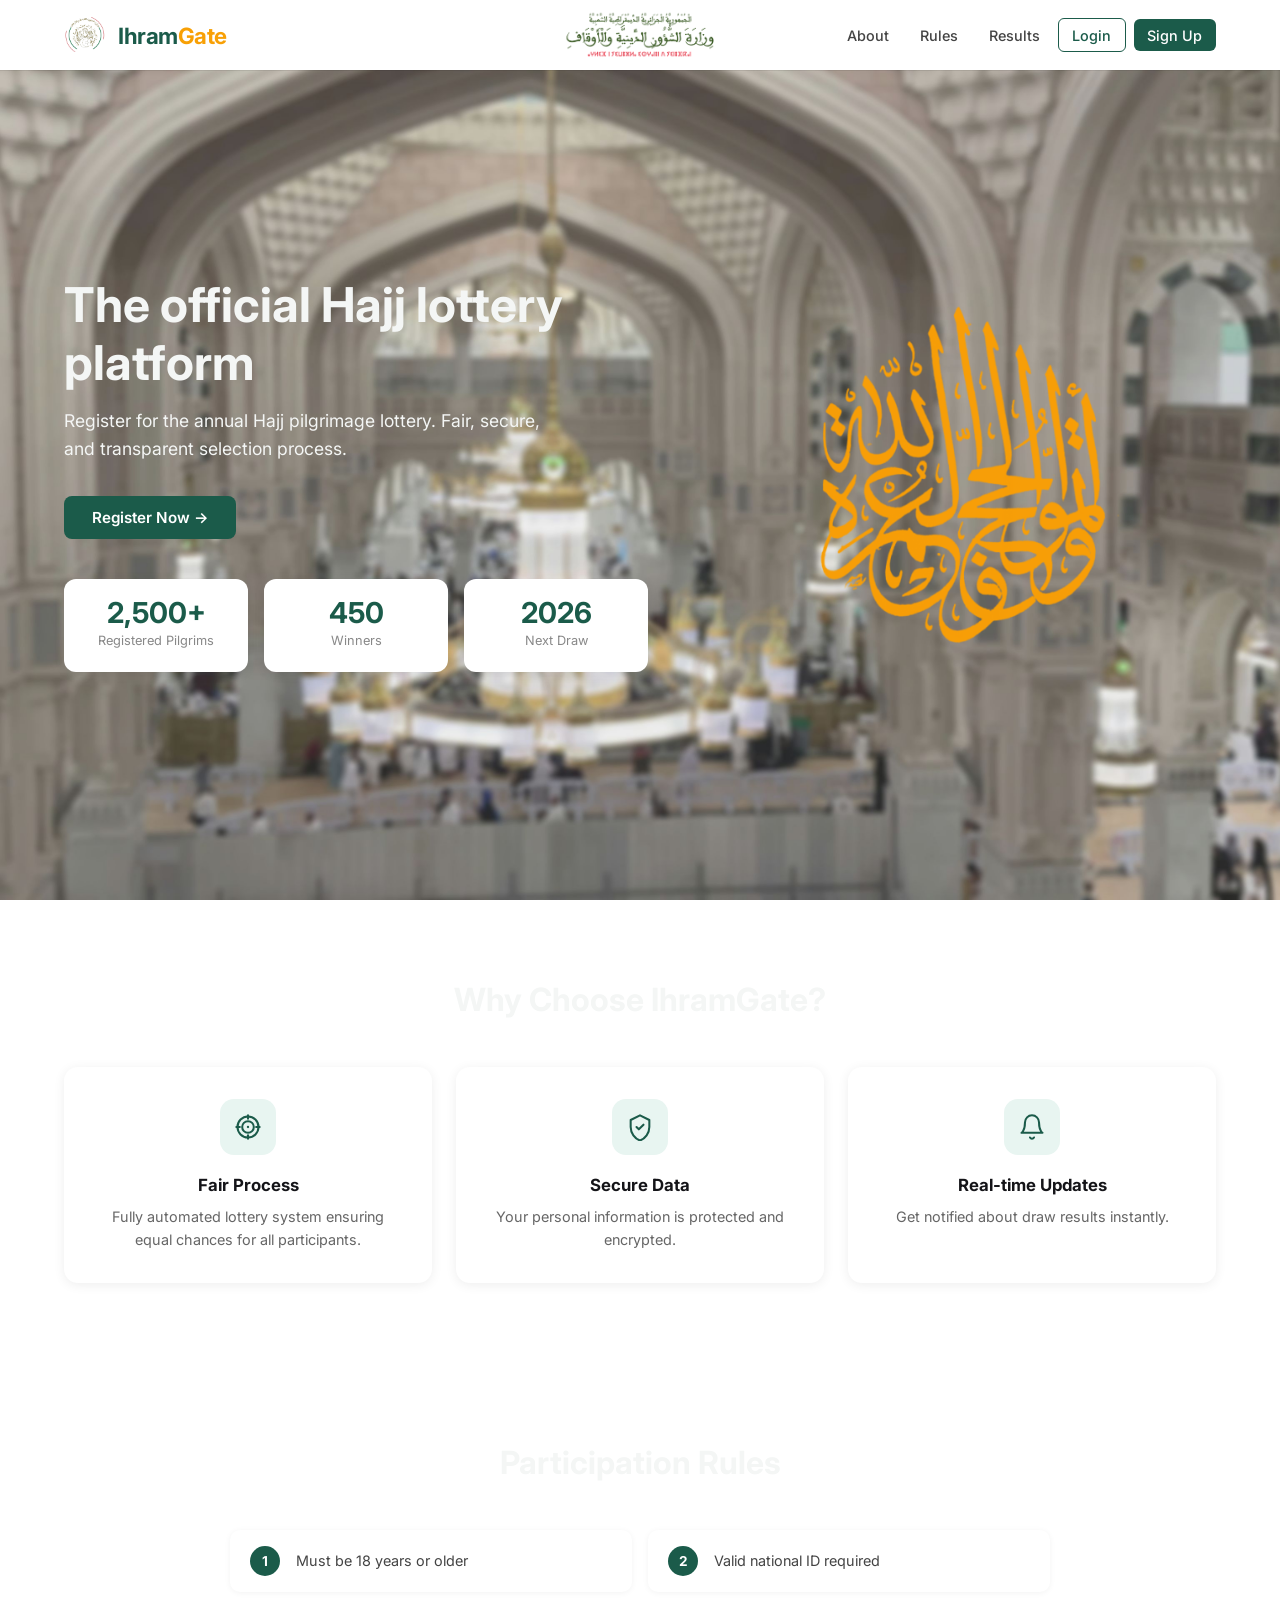
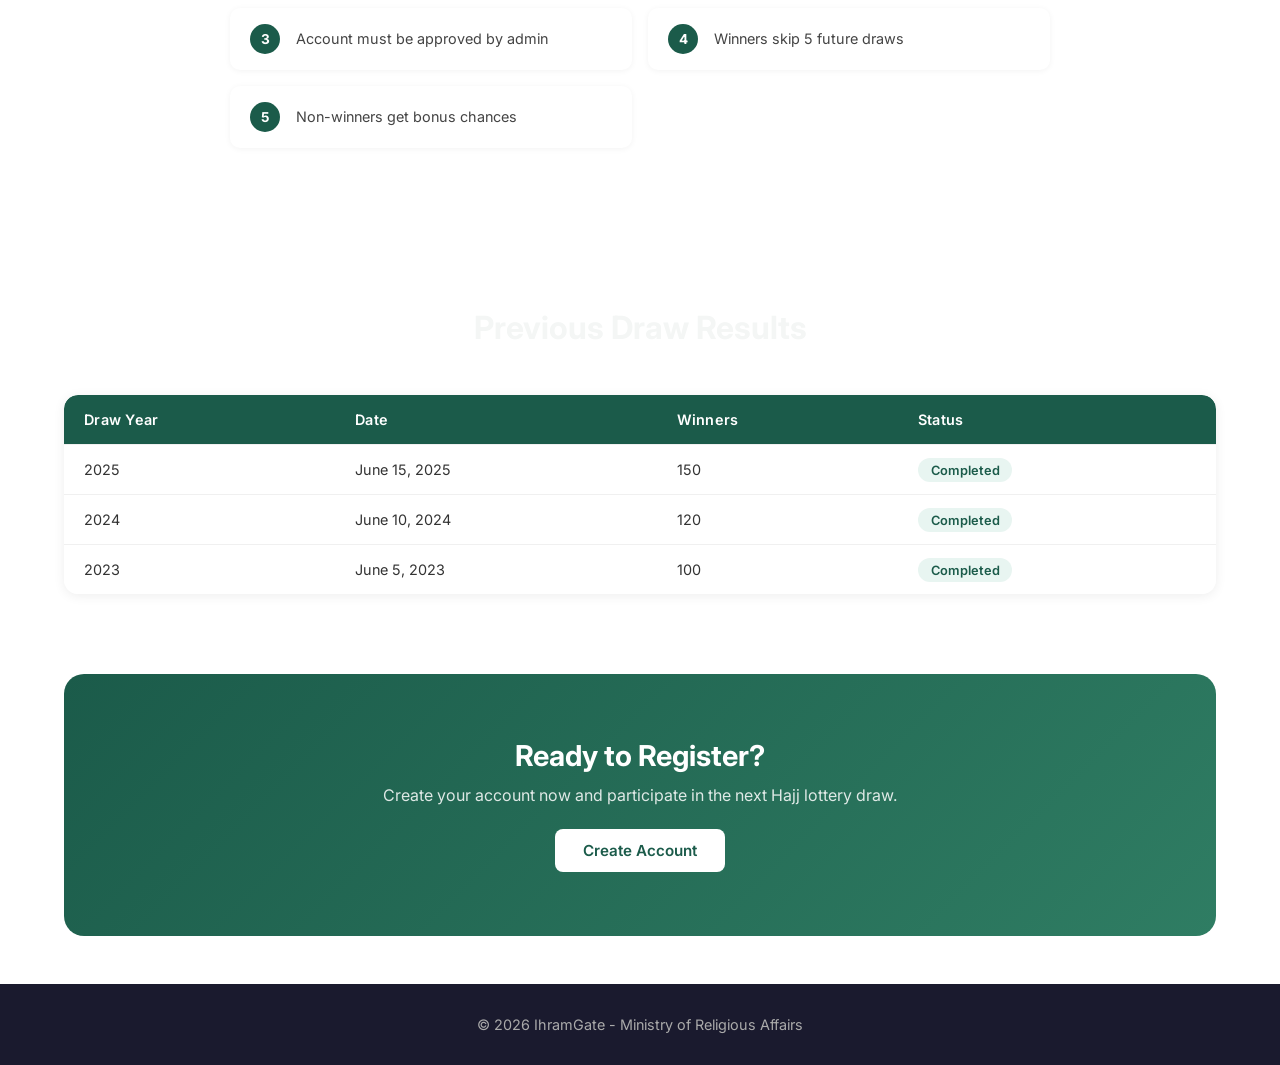
<file: index.html>
<!DOCTYPE html>
<html lang="en">
<head>
    <meta charset="UTF-8">
    <meta name="viewport" content="width=device-width, initial-scale=1.0">
    <title>IhramGate</title>
    <link rel="icon" type="image/png" href="assets/images/logo.png" />
    <link href="https://fonts.googleapis.com/css2?family=Inter:wght@400;500;600;700&display=swap" rel="stylesheet">
    <link rel="stylesheet" href="css/style.css">
</head>
<body>

    <!-- navigation -->
    <nav class="navbar">
        <div class="left">
            <a href="https://marw.gov.dz/" target="_blank">
                <img src="/assets/images/logo.png" alt="Ministry logo">
            </a>
            <div class="logo">Ihram<span>Gate</span></div>
        </div>

        <div class="center">
            <a href="https://marw.gov.dz/" target="_blank">
                <img src="assets/images/logolong.png" alt="Logo">
            </a>
        </div>

        <div class="right">
            <a href="#about">About</a>
            <a href="#rules">Rules</a>
            <a href="#results">Results</a>
            <a href="login.html">Login</a>
            <a href="signup.html">Sign Up</a>
        </div>
    </nav>

    <!-- hero section -->
    <section class="hero" id="home">
        <div class="hero-content">
            <h1>The official Hajj lottery platform</h1>
            <p>Register for the annual Hajj pilgrimage lottery. Fair, secure, and transparent selection process.</p>
            <a href="signup.html" class="btn btn-primary">Register Now →</a>

            <div class="stats">
                <div class="stat-card">
                    <div class="stat-number">2,500+</div>
                    <p>Registered Pilgrims</p>
                </div>
                <div class="stat-card">
                    <div class="stat-number">450</div>
                    <p>Winners</p>
                </div>
                <div class="stat-card">
                    <div class="stat-number">2026</div>
                    <p>Next Draw</p>
                </div>
            </div>
        </div>
        <div class="hero-image">
            <img src="assets/images/ayah.png" alt="Ayah Calligraphy">
        </div>
    </section>

    <!-- about section -->
    <section class="section" id="about">
        <h2 class="section-title">Why Choose IhramGate?</h2>
        <div class="grid-3">
            <div class="card">
                <div class="card-icon">
                    <!-- target icon -->
                    <svg viewBox="0 0 24 24" xmlns="http://www.w3.org/2000/svg">
                        <circle cx="12" cy="12" r="9"/>
                        <circle cx="12" cy="12" r="5"/>
                        <circle cx="12" cy="12" r="1" fill="#1B5B4A" stroke="none"/>
                        <line x1="12" y1="2" x2="12" y2="5"/>
                        <line x1="12" y1="19" x2="12" y2="22"/>
                        <line x1="2" y1="12" x2="5" y2="12"/>
                        <line x1="19" y1="12" x2="22" y2="12"/>
                    </svg>
                </div>
                <h3>Fair Process</h3>
                <p>Fully automated lottery system ensuring equal chances for all participants.</p>
            </div>
            <div class="card">
                <div class="card-icon">
                    <!-- security icon -->
                    <svg viewBox="0 0 24 24" xmlns="http://www.w3.org/2000/svg">
                        <path d="M12 2L4 6v6c0 5.25 3.5 10.15 8 11.5C16.5 22.15 20 17.25 20 12V6l-8-4z"/>
                        <polyline points="9 12 11 14 15 10"/>
                    </svg>
                </div>
                <h3>Secure Data</h3>
                <p>Your personal information is protected and encrypted.</p>
            </div>
            <div class="card">
                <div class="card-icon">
                    <!-- bell icon -->
                    <svg viewBox="0 0 24 24" xmlns="http://www.w3.org/2000/svg">
                        <path d="M18 8A6 6 0 0 0 6 8c0 7-3 9-3 9h18s-3-2-3-9"/>
                        <path d="M13.73 21a2 2 0 0 1-3.46 0"/>
                    </svg>
                </div>
                <h3>Real-time Updates</h3>
                <p>Get notified about draw results instantly.</p>
            </div>
        </div>
    </section>

    <!-- rules Section -->
    <section class="section" id="rules">
        <h2 class="section-title">Participation Rules</h2>
        <div class="rules-grid">
            <div class="rule-item">
                <div class="rule-number">1</div>
                <p>Must be 18 years or older</p>
            </div>
            <div class="rule-item">
                <div class="rule-number">2</div>
                <p>Valid national ID required</p>
            </div>
            <div class="rule-item">
                <div class="rule-number">3</div>
                <p>Account must be approved by admin</p>
            </div>
            <div class="rule-item">
                <div class="rule-number">4</div>
                <p>Winners skip 5 future draws</p>
            </div>
            <div class="rule-item">
                <div class="rule-number">5</div>
                <p>Non-winners get bonus chances</p>
            </div>
        </div>
    </section>

    <!-- results section -->
    <section class="section" id="results">
        <h2 class="section-title">Previous Draw Results</h2>
        <div class="table-container">
            <table>
                <thead>
                    <tr>
                        <th>Draw Year</th>
                        <th>Date</th>
                        <th>Winners</th>
                        <th>Status</th>
                    </tr>
                </thead>
                <tbody>
                    <tr>
                        <td>2025</td>
                        <td>June 15, 2025</td>
                        <td>150</td>
                        <td><span class="badge">Completed</span></td>
                    </tr>
                    <tr>
                        <td>2024</td>
                        <td>June 10, 2024</td>
                        <td>120</td>
                        <td><span class="badge">Completed</span></td>
                    </tr>
                    <tr>
                        <td>2023</td>
                        <td>June 5, 2023</td>
                        <td>100</td>
                        <td><span class="badge">Completed</span></td>
                    </tr>
                </tbody>
            </table>
        </div>
    </section>

    <!-- CTA Section -->
    <div class="cta">
        <h2>Ready to Register?</h2>
        <p>Create your account now and participate in the next Hajj lottery draw.</p>
        <a href="signup.html" class="btn btn-primary">Create Account</a>
    </div>

    <!-- footer -->
    <footer>
        <p>&copy; 2026 IhramGate - Ministry of Religious Affairs</p>
    </footer>

</body>
</html>
</file>
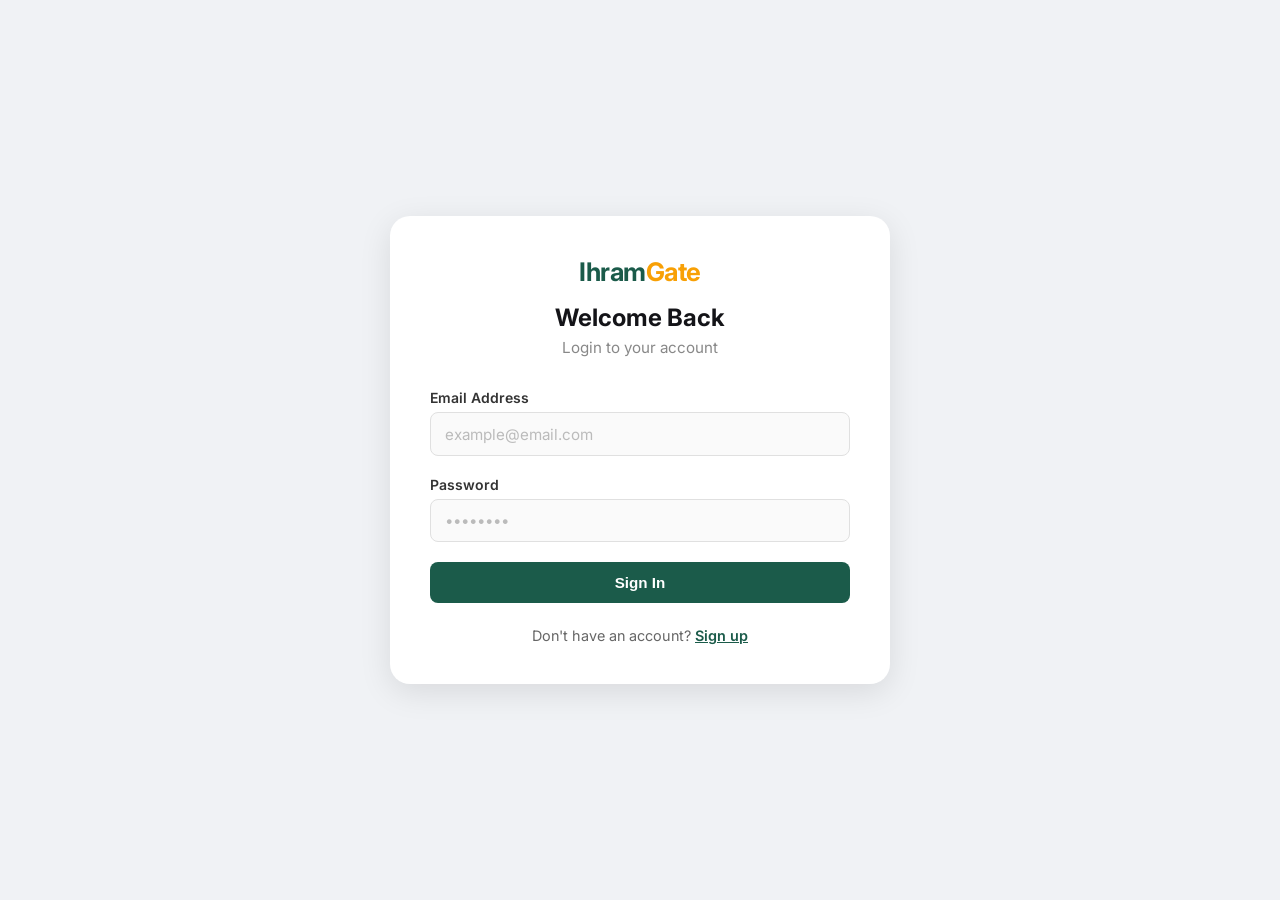
<file: login.html>
<!DOCTYPE html>
<html lang="en">
<head>
    <meta charset="UTF-8">
    <meta name="viewport" content="width=device-width, initial-scale=1.0">
    <title>Login - IhramGate</title>
    <link rel="icon" type="image/png" href="/assets/images/logo.png" />
    <link href="https://fonts.googleapis.com/css2?family=Inter:wght@400;500;600;700&display=swap" rel="stylesheet">
    <link rel="stylesheet" href="/css/style.css">
</head>
<body>

    <div class="form-container">
        <div class="form-card">
            <div class="logo" style="text-align: center; margin-bottom: 1rem;">Ihram<span>Gate</span></div>
            <h1 style="text-align: center;">Welcome Back</h1>
            <p class="subtitle" style="text-align: center;">Login to your account</p>

            <form>
                <div class="form-group">
                    <label>Email Address</label>
                    <input type="email" placeholder="example@email.com" required>
                </div>

                <div class="form-group">
                    <label>Password</label>
                    <input type="password" placeholder="••••••••" required>
                </div>

                <button type="submit" class="btn btn-primary" style="width: 100%;">Sign In</button>
            </form>

            <div style="text-align: center; margin-top: 1.5rem;">
                <p style="font-size: 0.9rem; color: #666;">Don't have an account? <a href="signup.html" style="color: #1B5B4A; font-weight: 600;">Sign up</a></p>
            </div>
        </div>
    </div>

</body>
</html>
</file>
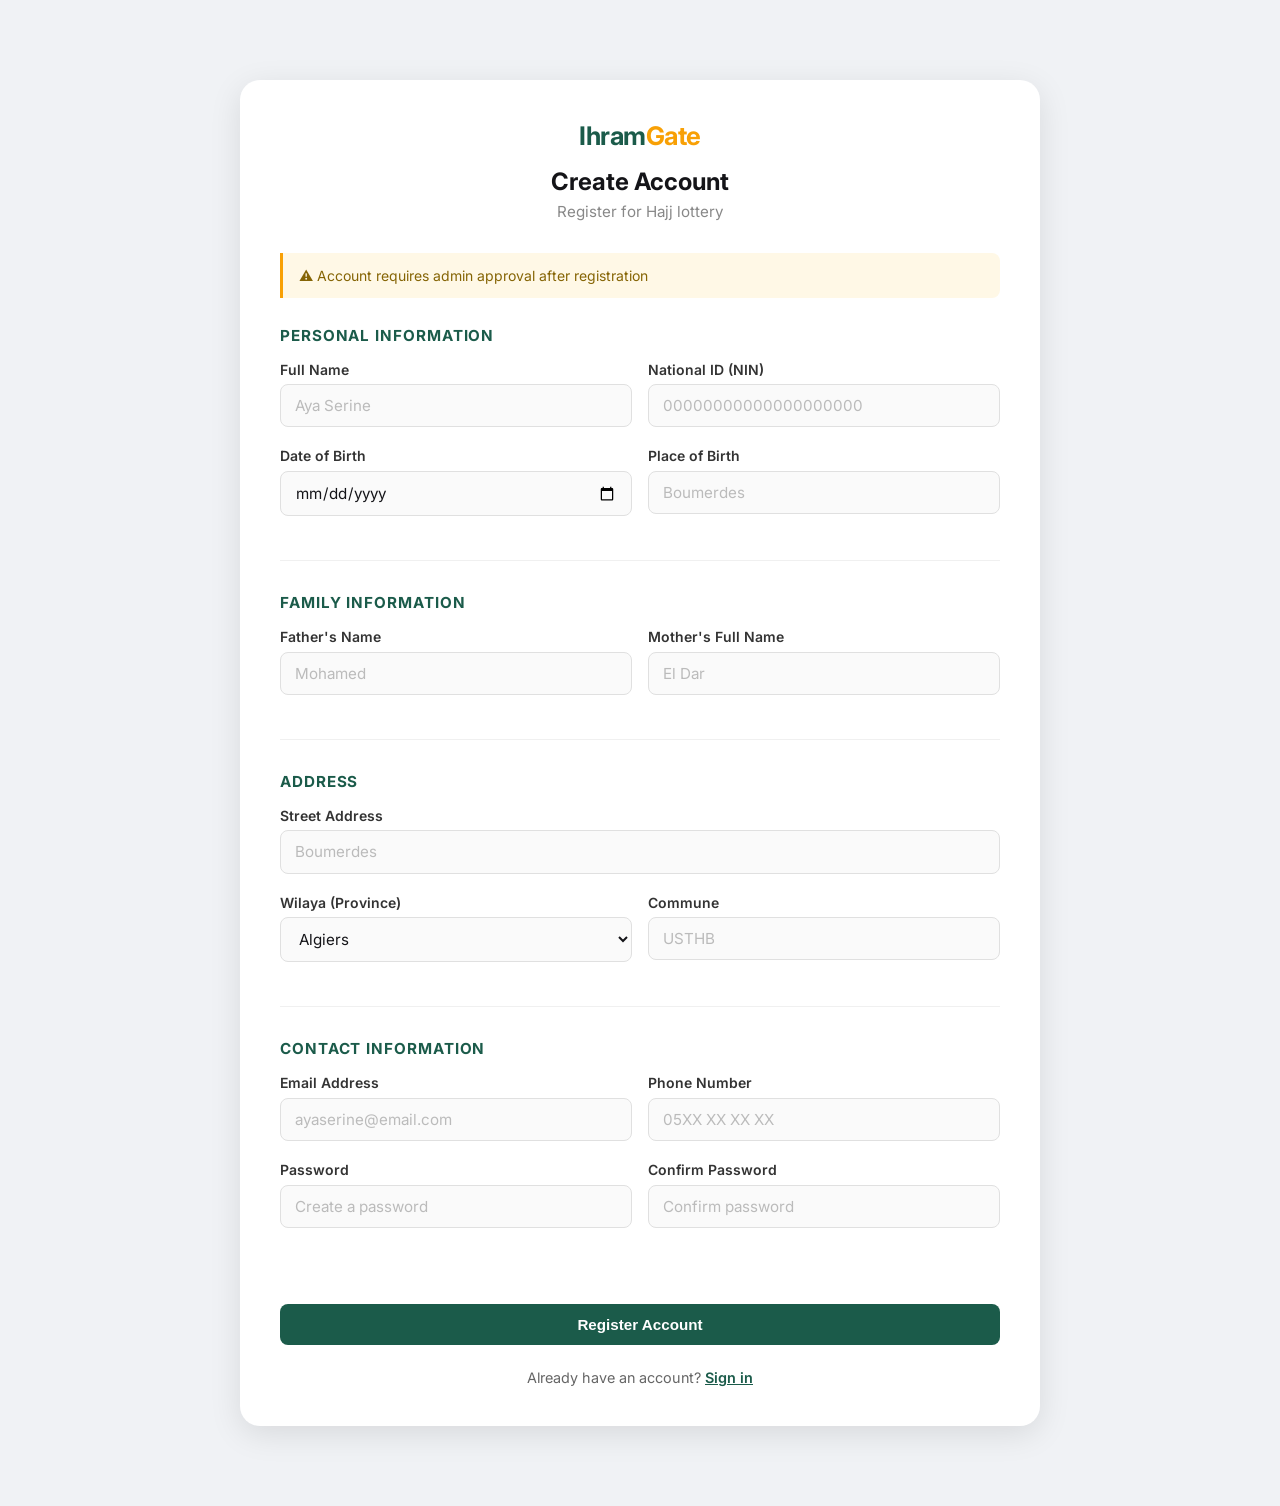
<file: signup.html>
<!DOCTYPE html>
<html lang="en">
<head>
    <meta charset="UTF-8">
    <meta name="viewport" content="width=device-width, initial-scale=1.0">
    <title>Sign Up - IhramGate</title>
    <link rel="icon" type="image/png" href="assets/images/logo.png" />
    <link href="https://fonts.googleapis.com/css2?family=Inter:wght@400;500;600;700&display=swap" rel="stylesheet">
    <link rel="stylesheet" href="css/style.css">
</head>
<body>

    <div class="form-container">
        <div class="form-card" style="max-width: 800px;">
            <div class="logo" style="text-align: center; margin-bottom: 1rem;">Ihram<span>Gate</span></div>
            <h1 style="text-align: center;">Create Account</h1>
            <p class="subtitle" style="text-align: center;">Register for Hajj lottery</p>

            <div class="notice" style="background: #fff8e6; padding: 0.85rem 1rem; border-radius: 8px; margin-bottom: 1.75rem;">
                ⚠️ Account requires admin approval after registration
            </div>

            <form>
                <!-- personal information -->
                <div class="form-section">
                    <h3>Personal Information</h3>
                    <div class="form-row">
                        <div class="form-group">
                            <label>Full Name</label>
                            <input type="text" placeholder="Aya Serine" required>
                        </div>
                        <div class="form-group">
                            <label>National ID (NIN)</label>
                            <input type="text" placeholder="00000000000000000000" required>
                        </div>
                    </div>
                    <div class="form-row">
                        <div class="form-group">
                            <label>Date of Birth</label>
                            <input type="date" required>
                        </div>
                        <div class="form-group">
                            <label>Place of Birth</label>
                            <input type="text" placeholder="Boumerdes">
                        </div>
                    </div>
                </div>

                <!-- family information -->
                <div class="form-section">
                    <h3>Family Information</h3>
                    <div class="form-row">
                        <div class="form-group">
                            <label>Father's Name</label>
                            <input type="text" placeholder="Mohamed" required>
                        </div>
                        <div class="form-group">
                            <label>Mother's Full Name</label>
                            <input type="text" placeholder="El Dar" required>
                        </div>
                    </div>
                </div>

                <!-- address -->
                <div class="form-section">
                    <h3>Address</h3>
                    <div class="form-group">
                        <label>Street Address</label>
                        <input type="text" placeholder="Boumerdes" required>
                    </div>
                    <div class="form-row">
                        <div class="form-group">
                            <label>Wilaya (Province)</label>
                            <select>
                                <option>Algiers</option>
                                <option>Boumerdes</option>
                                <option>Oran</option>
                                <option>Constantine</option>
                                <option>Annaba</option>
                            </select>
                        </div>
                        <div class="form-group">
                            <label>Commune</label>
                            <input type="text" placeholder="USTHB">
                        </div>
                    </div>
                </div>

                <!-- contact -->
                <div class="form-section">
                    <h3>Contact Information</h3>
                    <div class="form-row">
                        <div class="form-group">
                            <label>Email Address</label>
                            <input type="email" placeholder="ayaserine@email.com" required>
                        </div>
                        <div class="form-group">
                            <label>Phone Number</label>
                            <input type="tel" placeholder="05XX XX XX XX" required>
                        </div>
                    </div>
                    <div class="form-row">
                        <div class="form-group">
                            <label>Password</label>
                            <input type="password" placeholder="Create a password" required>
                        </div>
                        <div class="form-group">
                            <label>Confirm Password</label>
                            <input type="password" placeholder="Confirm password" required>
                        </div>
                    </div>
                </div>

                <button type="submit" class="btn btn-primary" style="width: 100%;">Register Account</button>
            </form>

            <div style="text-align: center; margin-top: 1.5rem;">
                <p style="font-size: 0.9rem; color: #666;">Already have an account? <a href="login.html" style="color: #1B5B4A; font-weight: 600;">Sign in</a></p>
            </div>
        </div>
    </div>

</body>
</html>
</file>
<file: css/style.css>
* {
  margin: 0;
  padding: 0;
  box-sizing: border-box;
}

body {
  font-family: 'Inter', sans-serif;
  background-image: url(/assets/images/bg.jpg);
  background-repeat: no-repeat;
  background-attachment: fixed;
  background-size: cover;
  background-position: center;
  color: #141418;
}

.navbar {
  display: flex;
  justify-content: space-between;
  align-items: center;
  padding: 0 5%;
  height: 70px;
  background: white;
  box-shadow: 0 1px 0 rgba(0,0,0,0.08);
  position: fixed;
  width: 100%;
  top: 0;
  z-index: 100;
}

.navbar .left {
  display: flex;
  align-items: center;
  gap: 0.75rem;
}

.navbar .left img {
  height: 42px;
  width: auto;
  display: block;
}

.navbar .center {
  position: absolute;
  left: 50%;
  transform: translateX(-50%);
}

.navbar .center img {
  height: 48px;
  width: auto;
  display: block;
}

.navbar .right {
  display: flex;
  align-items: center;
  gap: 0.25rem;
}

.navbar .right a {
  text-decoration: none;
  color: #444;
  font-size: 0.9rem;
  font-weight: 500;
  padding: 0.45rem 0.85rem;
  border-radius: 6px;
  transition: background 0.15s, color 0.15s;
}

.navbar .right a:hover {
  background: #f0f2f5;
  color: #1B5B4A;
}

.navbar .right a:last-child {
  background: #1B5B4A;
  color: white;
  margin-left: 0.25rem;
}

.navbar .right a:last-child:hover {
  background: #0f3d32;
}

.navbar .right a:nth-last-child(2) {
  border: 1.5px solid #1B5B4A;
  color: #1B5B4A;
}

.navbar .right a:nth-last-child(2):hover {
  background: #f0f9f7;
}

.logo {
  font-size: 1.4rem;
  font-weight: 700;
  color: #1B5B4A;
  letter-spacing: -0.02em;
}

.logo span {
  color: #F8A005;
}

.btn {
  display: inline-block;
  padding: 0.75rem 1.75rem;
  border-radius: 8px;
  text-decoration: none;
  font-weight: 600;
  font-size: 0.95rem;
  transition: background 0.15s, transform 0.1s;
  cursor: pointer;
  border: none;
}

.btn-primary {
  background: #1B5B4A;
  color: white;
}

.btn-primary:hover {
  background: #0f3d32;
  transform: translateY(-1px);
}

.btn-outline {
  border: 2px solid #1B5B4A;
  color: #1B5B4A;
  background: transparent;
}

.hero {
  min-height: 100vh;
  display: flex;
  align-items: center;
  padding: 80px 5% 2rem;
  gap: 4rem;
}

.hero-content {
  flex: 1 1 400px;
  min-width: 0;
}

.hero-content h1 {
  font-size: clamp(2rem, 4vw, 3rem);
  line-height: 1.2;
  margin-bottom: 1rem;
  color: #f4f6f5;
}

.hero-content p {
  font-size: 1.1rem;
  color: #f4f6f5;
  margin-bottom: 2rem;
  line-height: 1.6;
  max-width: 480px;
}

.hero-image {
  flex: 1 1 320px;
  min-width: 0;
  display: flex;
  align-items: center;
  justify-content: center;
}

.hero-image img {
  width: 100%;
  max-width: 420px;
  height: auto;
  border-radius: 20px;
}

.stats {
  display: flex;
  flex-wrap: wrap;
  gap: 1rem;
  margin-top: 2.5rem;
}

.stat-card {
  background: white;
  padding: 1.25rem 1.5rem;
  border-radius: 12px;
  text-align: center;
  box-shadow: 0 2px 12px rgba(0,0,0,0.07);
  flex: 1 1 120px;
  min-width: 100px;
}

.stat-number {
  font-size: 1.8rem;
  font-weight: 700;
  color: #1B5B4A;
  line-height: 1;
  margin-bottom: 0.25rem;
}

.stat-card p {
  font-size: 0.8rem;
  color: #888;
  margin: 0;
}

.section {
  padding: 5rem 5%;
}

.section-title {
  text-align: center;
  font-size: clamp(1.5rem, 3vw, 2rem);
  margin-bottom: 3rem;
  color: #f4f6f5;
}

.grid-3 {
  display: grid;
  grid-template-columns: repeat(auto-fit, minmax(220px, 1fr));
  gap: 1.5rem;
}

.card {
  background: white;
  padding: 2rem 1.75rem;
  border-radius: 14px;
  box-shadow: 0 2px 12px rgba(0,0,0,0.07);
  text-align: center;
  transition: transform 0.2s, box-shadow 0.2s;
}

.card:hover {
  transform: translateY(-3px);
  box-shadow: 0 8px 24px rgba(0,0,0,0.1);
}

.card-icon {
  width: 56px;
  height: 56px;
  background: #e8f5f1;
  border-radius: 14px;
  display: flex;
  align-items: center;
  justify-content: center;
  margin: 0 auto 1.25rem;
}

.card-icon svg {
  width: 28px;
  height: 28px;
  stroke: #1B5B4A;
  fill: none;
  stroke-width: 1.75;
  stroke-linecap: round;
  stroke-linejoin: round;
}

.card h3 {
  margin-bottom: 0.6rem;
  font-size: 1.05rem;
  color: #141418;
}

.card p {
  font-size: 0.9rem;
  color: #666;
  line-height: 1.6;
}

.rules-grid {
  display: grid;
  grid-template-columns: repeat(auto-fit, minmax(280px, 1fr));
  gap: 1rem;
  max-width: 820px;
  margin: 0 auto;
}

.rule-item {
  background: white;
  padding: 1rem 1.25rem;
  border-radius: 10px;
  display: flex;
  align-items: center;
  gap: 1rem;
  box-shadow: 0 1px 6px rgba(0,0,0,0.05);
}

.rule-number {
  background: #1B5B4A;
  color: white;
  min-width: 30px;
  height: 30px;
  border-radius: 50%;
  display: flex;
  align-items: center;
  justify-content: center;
  font-weight: 700;
  font-size: 0.85rem;
}

.rule-item p {
  font-size: 0.9rem;
  color: #444;
  line-height: 1.4;
}

.table-container {
  overflow-x: auto;
  border-radius: 14px;
  box-shadow: 0 2px 12px rgba(0,0,0,0.07);
}

table {
  width: 100%;
  background: white;
  border-radius: 14px;
  overflow: hidden;
  border-collapse: collapse;
}

th, td {
  padding: 1rem 1.25rem;
  text-align: left;
  border-bottom: 1px solid #f0f0f0;
}

tr:last-child td {
  border-bottom: none;
}

th {
  background: #1B5B4A;
  color: white;
  font-weight: 600;
  font-size: 0.9rem;
  letter-spacing: 0.02em;
}

td {
  font-size: 0.9rem;
  color: #333;
}

.badge {
  background: #e8f5f1;
  color: #1B5B4A;
  padding: 0.3rem 0.8rem;
  border-radius: 20px;
  font-size: 0.8rem;
  font-weight: 600;
}

.cta {
  background: linear-gradient(135deg, #1B5B4A, #2F7D63);
  color: white;
  text-align: center;
  padding: 4rem 2rem;
  border-radius: 20px;
  margin: 0 5%;
}

.cta h2 {
  font-size: 1.8rem;
  margin-bottom: 0.75rem;
}

.cta p {
  opacity: 0.85;
  margin-bottom: 1.5rem;
}

.cta .btn-primary {
  background: white;
  color: #1B5B4A;
  display: inline-block;
}

.cta .btn-primary:hover {
  background: #f0f9f7;
  transform: translateY(-1px);
}

footer {
  background: #1a1a2e;
  color: #aaa;
  text-align: center;
  padding: 2rem;
  margin-top: 3rem;
  font-size: 0.9rem;
}

.form-container {
  min-height: 100vh;
  display: flex;
  align-items: center;
  justify-content: center;
  padding: 5rem 1rem;
  background: #f0f2f5;
}

.form-card {
  background: white;
  padding: 2.5rem;
  border-radius: 20px;
  box-shadow: 0 8px 32px rgba(0,0,0,0.1);
  width: 100%;
  max-width: 500px;
}

.form-card .logo {
  font-size: 1.6rem;
  display: block;
}

.form-card h1 {
  font-size: 1.5rem;
  margin-bottom: 0.4rem;
  color: #141418;
}

.form-card .subtitle {
  color: #888;
  margin-bottom: 2rem;
  font-size: 0.95rem;
}

.form-group {
  margin-bottom: 1.25rem;
}

label {
  display: block;
  margin-bottom: 0.4rem;
  font-weight: 600;
  font-size: 0.875rem;
  color: #333;
}

input, select {
  width: 100%;
  padding: 0.7rem 0.9rem;
  border: 1.5px solid #e0e0e0;
  border-radius: 8px;
  font-size: 0.95rem;
  font-family: 'Inter', sans-serif;
  background: #fafafa;
  color: #141418;
  transition: border-color 0.15s, background 0.15s;
}

input:focus, select:focus {
  outline: none;
  border-color: #1B5B4A;
  background: white;
}

input::placeholder {
  color: #bbb;
}

/* Signup specific */
.form-row {
  display: grid;
  grid-template-columns: repeat(auto-fit, minmax(200px, 1fr));
  gap: 1rem;
}

.form-section {
  margin-bottom: 2rem;
  padding-bottom: 1.5rem;
  border-bottom: 1.5px solid #f0f0f0;
}

.form-section:last-of-type {
  border-bottom: none;
}

.form-section h3 {
  color: #1B5B4A;
  margin-bottom: 1rem;
  font-size: 0.95rem;
  text-transform: uppercase;
  letter-spacing: 0.06em;
  font-weight: 700;
}

.notice {
  font-size: 0.875rem;
  color: #856404;
  border-left: 3px solid #F8A005;
  border-radius: 0 8px 8px 0 !important;
}

@media (max-width: 768px) {
  .navbar .center {
      display: none;
  }

  .navbar {
      padding: 0 4%;
  }

  .navbar .right a {
      font-size: 0.8rem;
      padding: 0.4rem 0.6rem;
  }

  .hero {
      flex-direction: column;
      text-align: center;
      padding-top: 90px;
      gap: 2rem;
  }

  .hero-content p {
      max-width: 100%;
      margin-left: auto;
      margin-right: auto;
  }

  .hero-image {
      width: 100%;
  }

  .stats {
      justify-content: center;
  }

  .grid-3 {
      grid-template-columns: 1fr;
  }

  .rules-grid {
      grid-template-columns: 1fr;
  }

  .form-row {
      grid-template-columns: 1fr;
  }

  .cta {
      margin: 0 3%;
      padding: 3rem 1.5rem;
  }
}

@media (max-width: 480px) {
  .navbar .right a:not(:last-child):not(:nth-last-child(2)) {
      display: none;
  }
}
</file>
